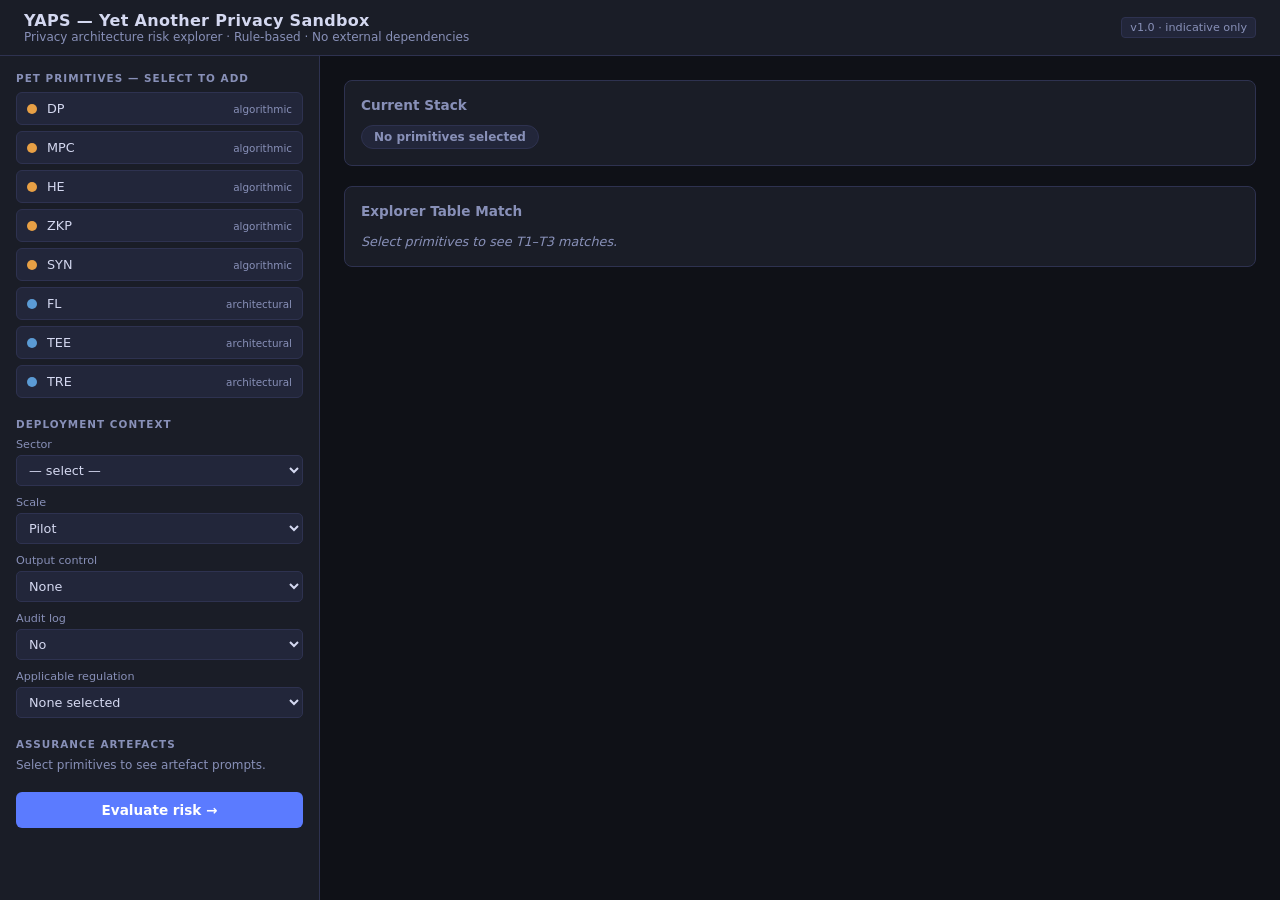
<file: yaps/frontend/index.html>
<!DOCTYPE html>
<html lang="en">
<head>
<meta charset="UTF-8">
<meta name="viewport" content="width=device-width, initial-scale=1.0">
<title>YAPS — Yet Another Privacy Sandbox</title>
<style>
  *, *::before, *::after { box-sizing: border-box; margin: 0; padding: 0; }

  :root {
    --bg: #0f1117;
    --surface: #1a1d27;
    --surface2: #22263a;
    --border: #2e3250;
    --accent: #5b7bff;
    --accent-dim: #3a51b8;
    --text: #d4d8f0;
    --text-dim: #8890b8;
    --red: #e05c5c;
    --amber: #e8a045;
    --green: #4caf7d;
    --info: #5b9bd5;
    --font: "Inter", "Segoe UI", system-ui, sans-serif;
    --mono: "JetBrains Mono", "Fira Code", "Cascadia Code", monospace;
  }

  body {
    font-family: var(--font);
    background: var(--bg);
    color: var(--text);
    min-height: 100vh;
    display: grid;
    grid-template-columns: 320px 1fr;
    grid-template-rows: 56px 1fr;
    grid-template-areas: "header header" "panel main";
  }

  /* ── Header ── */
  header {
    grid-area: header;
    background: var(--surface);
    border-bottom: 1px solid var(--border);
    display: flex;
    align-items: center;
    padding: 0 24px;
    gap: 16px;
  }
  header h1 { font-size: 1rem; font-weight: 600; letter-spacing: 0.02em; }
  header .subtitle { font-size: 0.75rem; color: var(--text-dim); }
  header .badge {
    margin-left: auto;
    font-size: 0.7rem;
    padding: 3px 8px;
    border-radius: 4px;
    background: var(--surface2);
    color: var(--text-dim);
    border: 1px solid var(--border);
  }

  /* ── Left panel ── */
  #panel {
    grid-area: panel;
    background: var(--surface);
    border-right: 1px solid var(--border);
    overflow-y: auto;
    padding: 16px;
    display: flex;
    flex-direction: column;
    gap: 20px;
  }

  .section-label {
    font-size: 0.65rem;
    font-weight: 700;
    letter-spacing: 0.1em;
    text-transform: uppercase;
    color: var(--text-dim);
    margin-bottom: 8px;
  }

  /* ── Building blocks ── */
  .block-grid { display: flex; flex-direction: column; gap: 6px; }
  .block {
    display: flex;
    align-items: center;
    gap: 10px;
    padding: 8px 10px;
    border-radius: 6px;
    border: 1px solid var(--border);
    background: var(--surface2);
    cursor: pointer;
    user-select: none;
    transition: border-color 0.15s, background 0.15s;
  }
  .block:hover { border-color: var(--accent-dim); background: #1e2235; }
  .block.active { border-color: var(--accent); background: #1a2040; }
  .block .dot {
    width: 10px; height: 10px; border-radius: 50%; flex-shrink: 0;
  }
  .block .name { font-size: 0.8rem; font-weight: 500; }
  .block .family { font-size: 0.65rem; color: var(--text-dim); margin-left: auto; }

  .dot-algo { background: #e8a045; }
  .dot-arch { background: #5b9bd5; }

  /* ── Context selects ── */
  .field-group { display: flex; flex-direction: column; gap: 10px; }
  .field { display: flex; flex-direction: column; gap: 4px; }
  .field label { font-size: 0.7rem; color: var(--text-dim); }
  .field select, .field input[type=text] {
    background: var(--surface2);
    border: 1px solid var(--border);
    color: var(--text);
    font-size: 0.8rem;
    padding: 6px 8px;
    border-radius: 5px;
    font-family: var(--font);
    outline: none;
    transition: border-color 0.15s;
  }
  .field select:focus, .field input[type=text]:focus { border-color: var(--accent); }

  /* ── Run button ── */
  #runBtn {
    width: 100%;
    padding: 10px;
    background: var(--accent);
    color: #fff;
    border: none;
    border-radius: 6px;
    font-size: 0.85rem;
    font-weight: 600;
    cursor: pointer;
    font-family: var(--font);
    transition: background 0.15s;
  }
  #runBtn:hover { background: var(--accent-dim); }
  #runBtn:disabled { opacity: 0.4; cursor: default; }

  /* ── Main area ── */
  #main {
    grid-area: main;
    overflow-y: auto;
    padding: 24px;
    display: flex;
    flex-direction: column;
    gap: 20px;
  }

  /* ── Stack summary ── */
  #stackSummary {
    background: var(--surface);
    border: 1px solid var(--border);
    border-radius: 8px;
    padding: 16px;
  }
  #stackSummary h2 { font-size: 0.85rem; margin-bottom: 12px; color: var(--text-dim); }
  .stack-pills { display: flex; flex-wrap: wrap; gap: 8px; }
  .pill {
    padding: 4px 12px;
    border-radius: 20px;
    font-size: 0.75rem;
    font-weight: 600;
    border: 1px solid;
  }
  .pill-algo { background: #3a2800; border-color: #e8a045; color: #e8a045; }
  .pill-arch { background: #0d2235; border-color: #5b9bd5; color: #5b9bd5; }
  .pill-none { background: var(--surface2); border-color: var(--border); color: var(--text-dim); }

  /* ── Explorer match ── */
  #explorerMatch {
    background: var(--surface);
    border: 1px solid var(--border);
    border-radius: 8px;
    padding: 16px;
  }
  #explorerMatch h2 { font-size: 0.85rem; margin-bottom: 12px; color: var(--text-dim); }
  .match-badge {
    display: inline-block;
    padding: 4px 10px;
    border-radius: 4px;
    font-size: 0.75rem;
    font-weight: 600;
    font-family: var(--mono);
    background: #1a2040;
    border: 1px solid var(--accent);
    color: var(--accent);
    margin-right: 6px;
    margin-bottom: 4px;
  }
  .match-text { font-size: 0.8rem; color: var(--text-dim); margin-top: 8px; line-height: 1.5; }

  /* ── Rating banner ── */
  #ratingBanner {
    border-radius: 8px;
    padding: 16px 20px;
    border: 1px solid;
    display: none;
  }
  #ratingBanner.rating-green { background: #0a1f14; border-color: var(--green); }
  #ratingBanner.rating-amber { background: #1f1400; border-color: var(--amber); }
  #ratingBanner.rating-red   { background: #1f0a0a; border-color: var(--red); }
  .rating-label { font-size: 1.2rem; font-weight: 700; }
  .rating-sub { font-size: 0.8rem; color: var(--text-dim); margin-top: 4px; }

  /* ── Findings ── */
  #findings { display: flex; flex-direction: column; gap: 12px; }
  .finding-card {
    border-radius: 8px;
    border: 1px solid;
    padding: 14px 16px;
  }
  .finding-card.sev-red   { border-color: var(--red);   background: #1a0a0a; }
  .finding-card.sev-amber { border-color: var(--amber); background: #1a1000; }
  .finding-card.sev-green { border-color: var(--green); background: #0a1a10; }
  .finding-card.sev-info  { border-color: var(--info);  background: #0a0f1a; }
  .finding-header {
    display: flex;
    align-items: center;
    gap: 8px;
    margin-bottom: 8px;
  }
  .sev-badge {
    font-size: 0.65rem;
    font-weight: 700;
    padding: 2px 7px;
    border-radius: 3px;
    font-family: var(--mono);
  }
  .sev-badge.red   { background: var(--red);   color: #fff; }
  .sev-badge.amber { background: var(--amber); color: #000; }
  .sev-badge.green { background: var(--green); color: #fff; }
  .sev-badge.info  { background: var(--info);  color: #fff; }
  .finding-id { font-family: var(--mono); font-size: 0.7rem; color: var(--text-dim); }
  .finding-name { font-size: 0.8rem; font-weight: 600; }
  .finding-text { font-size: 0.78rem; color: var(--text-dim); line-height: 1.6; }
  .finding-refs { margin-top: 8px; }
  .finding-refs span { font-size: 0.68rem; color: var(--text-dim); font-style: italic; }

  /* ── Artefact checklist ── */
  #artefactSection {
    background: var(--surface);
    border: 1px solid var(--border);
    border-radius: 8px;
    padding: 16px;
  }
  #artefactSection h2 { font-size: 0.85rem; margin-bottom: 12px; color: var(--text-dim); }
  .artefact-list { display: flex; flex-direction: column; gap: 6px; }
  .artefact-row {
    display: flex;
    align-items: flex-start;
    gap: 8px;
    font-size: 0.78rem;
    padding: 6px 0;
    border-bottom: 1px solid var(--border);
  }
  .artefact-row:last-child { border-bottom: none; }
  .artefact-icon { flex-shrink: 0; font-size: 0.9rem; margin-top: 1px; }

  /* ── Governance + Regulatory ── */
  .info-grid {
    display: grid;
    grid-template-columns: 1fr 1fr;
    gap: 16px;
  }
  .info-box {
    background: var(--surface);
    border: 1px solid var(--border);
    border-radius: 8px;
    padding: 16px;
  }
  .info-box h2 { font-size: 0.85rem; margin-bottom: 12px; color: var(--text-dim); }
  .info-row { display: flex; justify-content: space-between; font-size: 0.78rem; padding: 4px 0; border-bottom: 1px solid var(--border); }
  .info-row:last-child { border-bottom: none; }
  .info-key { color: var(--text-dim); }
  .info-val { color: var(--text); font-weight: 500; font-family: var(--mono); font-size: 0.72rem; }

  /* ── Export ── */
  #exportBtn {
    align-self: flex-start;
    padding: 8px 16px;
    background: var(--surface2);
    color: var(--text);
    border: 1px solid var(--border);
    border-radius: 6px;
    font-size: 0.8rem;
    cursor: pointer;
    font-family: var(--font);
    transition: border-color 0.15s;
  }
  #exportBtn:hover { border-color: var(--accent); }

  /* ── Empty states ── */
  .empty-state {
    color: var(--text-dim);
    font-size: 0.8rem;
    font-style: italic;
    padding: 8px 0;
  }

  /* ── Responsive ── */
  @media (max-width: 700px) {
    body { grid-template-columns: 1fr; grid-template-areas: "header" "panel" "main"; }
    .info-grid { grid-template-columns: 1fr; }
    #panel { max-height: 50vh; }
  }
</style>
</head>
<body>

<header>
  <div>
    <h1>YAPS — Yet Another Privacy Sandbox</h1>
    <div class="subtitle">Privacy architecture risk explorer · Rule-based · No external dependencies</div>
  </div>
  <div class="badge">v1.0 · indicative only</div>
</header>

<aside id="panel">

  <div>
    <div class="section-label">PET Primitives — select to add</div>
    <div class="block-grid" id="blockGrid"></div>
  </div>

  <div>
    <div class="section-label">Deployment Context</div>
    <div class="field-group">
      <div class="field">
        <label for="sectorSel">Sector</label>
        <select id="sectorSel">
          <option value="">— select —</option>
          <option value="public_sector">Public sector / official statistics</option>
          <option value="healthcare">Healthcare / biomedical research</option>
          <option value="finance">Finance / fraud / inter-organisational</option>
          <option value="technology">Technology platforms / consumer AI</option>
          <option value="web3">Web3 / verifiable infrastructure</option>
        </select>
      </div>
      <div class="field">
        <label for="scaleSel">Scale</label>
        <select id="scaleSel">
          <option value="pilot">Pilot</option>
          <option value="limited-production">Limited production</option>
          <option value="production">Production</option>
          <option value="platform-scale">Platform scale</option>
        </select>
      </div>
      <div class="field">
        <label for="outputCtrl">Output control</label>
        <select id="outputCtrl">
          <option value="none">None</option>
          <option value="planned">Planned</option>
          <option value="automated-statistical">Automated statistical</option>
          <option value="human-review">Human review</option>
          <option value="both">Both</option>
        </select>
      </div>
      <div class="field">
        <label for="auditLog">Audit log</label>
        <select id="auditLog">
          <option value="false">No</option>
          <option value="true">Yes</option>
        </select>
      </div>
      <div class="field">
        <label for="regulationSel">Applicable regulation</label>
        <select id="regulationSel">
          <option value="">None selected</option>
          <option value="UK GDPR">UK GDPR</option>
          <option value="EU GDPR">EU GDPR</option>
          <option value="HIPAA">HIPAA (US healthcare)</option>
          <option value="CCPA">CCPA (California)</option>
        </select>
      </div>
    </div>
  </div>

  <div>
    <div class="section-label">Assurance Artefacts</div>
    <div id="artefactChecks" class="field-group" style="font-size:0.75rem; color: var(--text-dim);">
      Select primitives to see artefact prompts.
    </div>
  </div>

  <button id="runBtn">Evaluate risk →</button>

</aside>

<main id="main">

  <div id="stackSummary">
    <h2>Current Stack</h2>
    <div class="stack-pills" id="stackPills">
      <span class="pill pill-none">No primitives selected</span>
    </div>
  </div>

  <div id="explorerMatch">
    <h2>Explorer Table Match</h2>
    <div id="matchContent"><span class="empty-state">Select primitives to see T1–T3 matches.</span></div>
  </div>

  <div id="ratingBanner"></div>

  <div id="findings"></div>

  <div id="artefactSection" style="display:none">
    <h2>Artefact Checklist</h2>
    <div class="artefact-list" id="artefactList"></div>
  </div>

  <div class="info-grid" id="infoGrid" style="display:none">
    <div class="info-box" id="govBox">
      <h2>Governance Summary</h2>
      <div id="govRows"></div>
    </div>
    <div class="info-box" id="regBox">
      <h2>Regulatory Pointers</h2>
      <div id="regRows"></div>
    </div>
  </div>

  <button id="exportBtn" style="display:none">Export card JSON ↓</button>

</main>

<script>
// ─── Data ───────────────────────────────────────────────────────────────────

const PRIMITIVES = [
  { id:"DP",  name:"Differential Privacy",          family:"algorithmic" },
  { id:"MPC", name:"Secure Multi-Party Computation", family:"algorithmic" },
  { id:"HE",  name:"Homomorphic Encryption",         family:"algorithmic" },
  { id:"ZKP", name:"Zero-Knowledge Proofs",          family:"algorithmic" },
  { id:"SYN", name:"Synthetic Data",                 family:"algorithmic" },
  { id:"FL",  name:"Federated Learning",             family:"architectural" },
  { id:"TEE", name:"Trusted Execution Environment",  family:"architectural" },
  { id:"TRE", name:"Trusted Research Environment",   family:"architectural" },
];

const PAIRINGS = [
  { id:"P-01", pets:["FL","DP"],  label:"FL + DP", desc:"Distributed training with formal leakage bounds on model updates" },
  { id:"P-02", pets:["FL","MPC"], label:"FL + MPC", desc:"Secure aggregation — coordinator sees only the sum of updates" },
  { id:"P-03", pets:["FL","TEE"], label:"FL + TEE", desc:"Local data retention + hardware isolation of aggregation" },
  { id:"P-04", pets:["TEE","DP"], label:"TEE + DP", desc:"In-use confidentiality + formal output disclosure bound" },
  { id:"P-05", pets:["TEE","MPC"],label:"TEE + MPC", desc:"Hardware isolation of MPC protocol execution" },
  { id:"P-06", pets:["TEE","ZKP"],label:"TEE + ZKP", desc:"Verifiable execution with hardware-enforced prover isolation" },
  { id:"P-07", pets:["TRE","DP"], label:"TRE + DP", desc:"Formal output control within a governed access environment" },
  { id:"P-08", pets:["SYN","DP"], label:"SYN + DP", desc:"DP-bounded synthetic data generation and release" },
];

const STACKS = [
  { id:"S-01", pets:["FL","TEE","DP"],  label:"FL + TEE + DP", desc:"Defence-in-depth for federated analytics (NVIDIA FLARE/NHS)" },
  { id:"S-02", pets:["TRE","TEE","DP"], label:"TRE + TEE + DP", desc:"Layered public sector assurance (ONS SRS / ADR UK)" },
  { id:"S-03", pets:["FL","MPC","DP"],  label:"FL + MPC + DP", desc:"Secure distributed training with coordinator-blind aggregation" },
  { id:"S-04", pets:["TEE","SYN","DP"], label:"TEE + SYN + DP", desc:"Attested DP-trained synthetic data generation" },
];

const ARTEFACTS_BY_PRIMITIVE = {
  DP:  ["Privacy accountant (epsilon, delta, composition)", "Parameter manifest (noise mechanism, clipping norm, sensitivity)", "Release log"],
  MPC: ["Protocol specification", "Adversary model declaration", "Implementation audit", "Communication benchmark"],
  HE:  ["Parameter set and security level", "Precision/approximation bounds", "Benchmark suite"],
  ZKP: ["Circuit definition and verification keys", "Setup transcript (or transparent-setup declaration)", "Circuit audit (under-constraint check)"],
  SYN: ["Disclosure-risk evaluation (membership inference, linkage)", "Utility benchmark", "Attack-based audit (e.g. TAPAS)"],
  FL:  ["Training protocol specification", "Aggregation rules", "Convergence and robustness reports", "Audit logs"],
  TEE: ["Attestation report and enclave measurement", "Dependency manifest", "Side-channel mitigation declaration", "Key management audit"],
  TRE: ["Access audit logs and accreditation records", "Output checking workflow and clearance decisions", "Safe outputs policy"],
};

const REG_POINTERS = {
  "UK GDPR":  ["NIST SP 800-226 (DP evaluation)", "ICO PETs Guidance 2023", "ICO Anonymisation Code 2022", "Art. 25 — data protection by design", "Art. 35 — DPIA required"],
  "EU GDPR":  ["NIST SP 800-226 (DP evaluation)", "EDPB PETs recommendations", "Art. 25 — data protection by design", "Art. 35 — DPIA required"],
  "HIPAA":    ["HIPAA Safe Harbor de-identification", "Expert Determination method", "NIST SP 800-226 (DP evaluation)", "HHS Guidance on de-identification"],
  "CCPA":     ["California AG enforcement guidance", "NIST Privacy Framework 1.0"],
  "":         ["NIST Privacy Framework 1.0", "OECD PETs Report 2023", "ISO/IEC 20889:2018"],
};

const RULES = [
  {
    id:"IFACE-001", name:"FL update leakage — no output protection",
    severity:"AMBER",
    test: c => hasPrim(c,"FL") && !hasPrim(c,"DP") && !hasPrim(c,"MPC"),
    finding:"FL is present but neither DP nor MPC are in the stack. The coordinator may observe individual update information. Consider P-01 (FL+DP), P-02 (FL+MPC), or S-03 (FL+MPC+DP).",
    refs:["Zhu et al. (2019) — Deep Leakage from Gradients"]
  },
  {
    id:"IFACE-002", name:"TEE output — no formal disclosure bound",
    severity:"AMBER",
    test: c => hasPrim(c,"TEE") && !hasPrim(c,"DP") && !hasPrim(c,"ZKP"),
    finding:"TEE is present but no formal output disclosure control (DP or ZKP). TEE protects intermediate state only — outputs may still reveal individual records. Consider P-04 (TEE+DP) or P-06 (TEE+ZKP).",
    refs:["Explorer T2 — P-04, P-06"]
  },
  {
    id:"IFACE-003", name:"SYN — no formal privacy guarantee",
    severity:"RED",
    test: c => hasPrim(c,"SYN") && !hasPrim(c,"DP"),
    finding:"SYN is present without DP coupling. Synthetic data alone does not guarantee privacy (Stadler et al. 2022). Add DP coupling (P-08) or document a completed membership inference audit.",
    refs:["Stadler et al. (2022) — Synthetic data anonymisation groundhog day","Houssiau et al. (2022) — TAPAS"]
  },
  {
    id:"COMP-001", name:"DP accounting — composition not documented",
    severity:"RED",
    test: c => hasPrim(c,"DP"),
    finding:"DP is present. Ensure a privacy accountant tracking composition across queries/rounds is recorded as a required artefact. Naive composition inflates total epsilon.",
    refs:["Kairouz et al. (2015) — composition theorem","NIST SP 800-226 (Draft)"]
  },
  {
    id:"COMP-002", name:"FL + DP without secure aggregation",
    severity:"AMBER",
    test: c => hasPrim(c,"FL") && hasPrim(c,"DP") && !hasPrim(c,"MPC"),
    finding:"FL + DP without MPC secure aggregation. If the coordinator is untrusted, individual DP-noised updates are visible before summation. Consider S-03 (FL+MPC+DP) if coordinator trust is limited.",
    refs:["Bonawitz et al. (2017)","Explorer T3 — S-03"]
  },
  {
    id:"ASSUR-001", name:"TEE — attestation report needed",
    severity:"RED",
    test: c => hasPrim(c,"TEE"),
    finding:"TEE is present. Ensure an attestation report artefact is documented. Attestation is the primary assurance mechanism for hardware isolation — without it the claim is unverified.",
    refs:["Costan & Devadas (2016) — Intel SGX explained"]
  },
  {
    id:"ASSUR-002", name:"SYN — disclosure risk evaluation needed",
    severity:"RED",
    test: c => hasPrim(c,"SYN"),
    finding:"SYN is present. A disclosure-risk evaluation (membership inference, linkage tests) is required for any synthetic data privacy claim. Document this as a required artefact.",
    refs:["ICO Anonymisation Code of Practice (2022)","Explorer T1 — SYN core artefacts"]
  },
  {
    id:"GOV-001", name:"No audit log declared",
    severity:"AMBER",
    test: c => !c.auditLog && c.scale !== "pilot",
    finding:"No audit log declared for this non-pilot deployment. Access decisions and output releases should be logged. Enable the audit log control.",
    refs:["NIST Privacy Framework 1.0 — GOVERN function"]
  },
  {
    id:"GOV-002", name:"TRE — no output checking mechanism",
    severity:"RED",
    test: c => hasPrim(c,"TRE") && c.outputControl === "none",
    finding:"TRE is present but output control is set to none. Output checking (human, automated, or both) is a core TRE assurance mechanism. This is a RED finding.",
    refs:["ONS Safe Outputs guidance (2024)","Five Safes Framework"]
  },
  {
    id:"SECTOR-001", name:"Healthcare — TRE governance or utility evidence expected",
    severity:"AMBER",
    test: c => c.sector === "healthcare" && !hasPrim(c,"TRE"),
    finding:"Healthcare deployment without TRE governance layer. Clinical deployments typically require institutional approval processes and domain-specific utility evidence alongside technical PET artefacts.",
    refs:["Explorer T4 — healthcare sector"]
  },
  {
    id:"SECTOR-002", name:"Public sector — TRE governance expected",
    severity:"AMBER",
    test: c => c.sector === "public_sector" && !hasPrim(c,"TRE"),
    finding:"Public sector deployment without TRE governance. Formal output control and access audit mechanisms are expected assurance requirements in this sector.",
    refs:["Explorer T4 — public sector","ONS (2024)"]
  },
  {
    id:"REG-001", name:"NIST SP 800-226 alignment (DP deployments)",
    severity:"GREEN",
    test: c => hasPrim(c,"DP"),
    finding:"DP is present. Document alignment with NIST SP 800-226 (Draft) — the primary US/international reference for DP parameter governance and legal sufficiency.",
    refs:["NIST SP 800-226 — Guidelines for Evaluating Differential Privacy Guarantees (Draft 2023)"]
  },
  {
    id:"REG-002", name:"ICO PETs guidance (UK deployments)",
    severity:"GREEN",
    test: c => c.regulation === "UK GDPR",
    finding:"UK GDPR applies. Document alignment with ICO PETs Guidance (2023) and ICO Anonymisation Code (2022).",
    refs:["ICO PETs Guidance (2023)","ICO Anonymisation Code of Practice (2022)"]
  },
  {
    id:"REG-003", name:"GDPR Art. 25 — data protection by design",
    severity:"INFO",
    test: c => c.regulation === "UK GDPR" || c.regulation === "EU GDPR",
    finding:"This Privacy Card can serve as an Art. 25 technical documentation artefact. Ensure it is referenced in the DPIA and data protection register.",
    refs:["GDPR Art. 25","EDPB Guidelines 4/2019"]
  },
];

// ─── State ──────────────────────────────────────────────────────────────────

let selected = new Set();
let lastReport = null;

function hasPrim(ctx, id) { return ctx.prims.includes(id); }

function getContext() {
  return {
    prims: [...selected],
    sector: document.getElementById("sectorSel").value,
    scale: document.getElementById("scaleSel").value,
    outputControl: document.getElementById("outputCtrl").value,
    auditLog: document.getElementById("auditLog").value === "true",
    regulation: document.getElementById("regulationSel").value,
  };
}

// ─── UI setup ────────────────────────────────────────────────────────────────

const blockGrid = document.getElementById("blockGrid");

PRIMITIVES.forEach(p => {
  const el = document.createElement("div");
  el.className = "block";
  el.dataset.id = p.id;
  el.innerHTML = `
    <div class="dot dot-${p.family === "algorithmic" ? "algo" : "arch"}"></div>
    <div>
      <div class="name">${p.id}</div>
    </div>
    <div class="family">${p.family}</div>
  `;
  el.title = p.name;
  el.addEventListener("click", () => {
    if (selected.has(p.id)) { selected.delete(p.id); el.classList.remove("active"); }
    else { selected.add(p.id); el.classList.add("active"); }
    updateStackSummary();
    updateArtefactPrompts();
    updateExplorerMatch();
  });
  blockGrid.appendChild(el);
});

// ─── Stack summary ───────────────────────────────────────────────────────────

function updateStackSummary() {
  const pills = document.getElementById("stackPills");
  if (selected.size === 0) {
    pills.innerHTML = '<span class="pill pill-none">No primitives selected</span>';
    return;
  }
  pills.innerHTML = [...selected].map(id => {
    const p = PRIMITIVES.find(x => x.id === id);
    const cls = p.family === "algorithmic" ? "pill-algo" : "pill-arch";
    return `<span class="pill ${cls}" title="${p.name}">${id}</span>`;
  }).join("");
}

// ─── Explorer match ──────────────────────────────────────────────────────────

function updateExplorerMatch() {
  const el = document.getElementById("matchContent");
  if (selected.size === 0) { el.innerHTML = '<span class="empty-state">Select primitives to see T1–T3 matches.</span>'; return; }

  const matchedPairs = PAIRINGS.filter(p => p.pets.every(id => selected.has(id)));
  const matchedStacks = STACKS.filter(s => s.pets.every(id => selected.has(id)));

  let html = "";
  if (matchedStacks.length) {
    html += '<div style="margin-bottom:8px"><span style="font-size:0.7rem;color:var(--text-dim)">T3 Stack matches:</span><br>';
    matchedStacks.forEach(s => { html += `<span class="match-badge">${s.id}</span>`; });
    matchedStacks.forEach(s => { html += `<div class="match-text">${s.id}: ${s.desc}</div>`; });
    html += "</div>";
  }
  if (matchedPairs.length) {
    html += '<div><span style="font-size:0.7rem;color:var(--text-dim)">T2 Pairing matches:</span><br>';
    matchedPairs.forEach(p => { html += `<span class="match-badge">${p.id}</span>`; });
    matchedPairs.forEach(p => { html += `<div class="match-text">${p.id}: ${p.desc}</div>`; });
    html += "</div>";
  }
  if (!matchedPairs.length && !matchedStacks.length) {
    html = '<span class="match-text">No direct T2/T3 match — this combination is not in the explorer tables. Check T1 entries for individual primitive maturity.</span>';
  }
  el.innerHTML = html;
}

// ─── Artefact prompts ────────────────────────────────────────────────────────

function updateArtefactPrompts() {
  const el = document.getElementById("artefactChecks");
  if (selected.size === 0) {
    el.innerHTML = '<span style="color:var(--text-dim);font-size:0.75rem">Select primitives to see artefact prompts.</span>';
    return;
  }
  const all = [...selected].flatMap(id => (ARTEFACTS_BY_PRIMITIVE[id] || []).map(a => ({ id, a })));
  el.innerHTML = all.map(({ id, a }) => `
    <div style="display:flex;align-items:flex-start;gap:6px;padding:3px 0">
      <span style="color:var(--accent);font-size:0.7rem;flex-shrink:0">${id}</span>
      <span style="font-size:0.72rem;color:var(--text-dim);line-height:1.4">${a}</span>
    </div>`).join("");
}

// ─── Evaluate ────────────────────────────────────────────────────────────────

document.getElementById("runBtn").addEventListener("click", runEvaluation);

function runEvaluation() {
  const ctx = getContext();
  const triggered = RULES.filter(r => r.test(ctx));

  const sevOrder = { RED:3, AMBER:2, GREEN:1, INFO:0 };
  const worst = triggered.reduce((w, r) => Math.max(w, sevOrder[r.severity] || 0), 0);
  const overallRating = worst >= 3 ? "RED" : worst >= 2 ? "AMBER" : worst >= 1 ? "GREEN" : "GREEN";

  // Banner
  const banner = document.getElementById("ratingBanner");
  const emoji = { RED:"🔴", AMBER:"🟡", GREEN:"🟢" }[overallRating];
  const subtitle = {
    RED: `${triggered.filter(r=>r.severity==="RED").length} RED finding(s) — high-priority gaps requiring attention`,
    AMBER: `${triggered.filter(r=>r.severity==="AMBER").length} AMBER finding(s) — notable gaps; no RED findings`,
    GREEN: triggered.length > 0 ? `${triggered.filter(r=>r.severity==="GREEN").length} GREEN/INFO finding(s) — no critical gaps` : "No findings — all evaluated rules passed",
  }[overallRating];
  banner.className = `rating-${overallRating.toLowerCase()}`;
  banner.innerHTML = `<div class="rating-label">${emoji} ${overallRating}</div><div class="rating-sub">${subtitle}</div>`;
  banner.style.display = "block";

  // Findings
  const findingsEl = document.getElementById("findings");
  if (triggered.length === 0) {
    findingsEl.innerHTML = '<div class="empty-state">No rule findings for this configuration.</div>';
  } else {
    const order = ["RED","AMBER","GREEN","INFO"];
    const sorted = [...triggered].sort((a,b) => order.indexOf(a.severity) - order.indexOf(b.severity));
    findingsEl.innerHTML = sorted.map(r => {
      const sev = r.severity.toLowerCase();
      return `<div class="finding-card sev-${sev}">
        <div class="finding-header">
          <span class="sev-badge ${sev}">${r.severity}</span>
          <span class="finding-id">${r.id}</span>
          <span class="finding-name">${r.name}</span>
        </div>
        <div class="finding-text">${r.finding}</div>
        ${r.refs && r.refs.length ? `<div class="finding-refs"><span>Refs: ${r.refs.join(" · ")}</span></div>` : ""}
      </div>`;
    }).join("");
  }

  // Artefact checklist
  const artefactSection = document.getElementById("artefactSection");
  const artefactList = document.getElementById("artefactList");
  if (selected.size > 0) {
    const all = [...selected].flatMap(id => (ARTEFACTS_BY_PRIMITIVE[id] || []).map(a => ({ id, a })));
    artefactList.innerHTML = all.map(({ id, a }) => `
      <div class="artefact-row">
        <span class="artefact-icon">☐</span>
        <div>
          <span style="font-size:0.68rem;color:var(--accent);font-family:var(--mono)">${id}</span>
          <span style="margin-left:6px">${a}</span>
        </div>
      </div>`).join("");
    artefactSection.style.display = "block";
  } else {
    artefactSection.style.display = "none";
  }

  // Governance + regulatory
  const infoGrid = document.getElementById("infoGrid");
  infoGrid.style.display = "grid";

  const govRows = document.getElementById("govRows");
  govRows.innerHTML = [
    ["Sector", ctx.sector || "—"],
    ["Scale", ctx.scale],
    ["Output control", ctx.outputControl],
    ["Audit log", ctx.auditLog ? "Yes" : "No"],
  ].map(([k,v]) => `<div class="info-row"><span class="info-key">${k}</span><span class="info-val">${v}</span></div>`).join("");

  const regRows = document.getElementById("regRows");
  const pointers = REG_POINTERS[ctx.regulation] || REG_POINTERS[""];
  regRows.innerHTML = pointers.map(p => `<div class="artefact-row" style="padding:4px 0"><span style="font-size:0.75rem">${p}</span></div>`).join("");

  // Export button
  const exportBtn = document.getElementById("exportBtn");
  exportBtn.style.display = "inline-block";

  // Save report state
  lastReport = { ctx, triggered, overallRating };

  // Scroll to banner
  banner.scrollIntoView({ behavior:"smooth", block:"start" });
}

// ─── Export ──────────────────────────────────────────────────────────────────

document.getElementById("exportBtn").addEventListener("click", () => {
  if (!lastReport) return;
  const { ctx } = lastReport;
  const now = new Date().toISOString().slice(0,10);
  const card = {
    card_id: `CARD-sandbox-export-${now}`,
    schema_version: "1.0",
    title: "Sandbox export",
    description: "Generated by YAPS interactive sandbox",
    created: now,
    status: "draft",
    architecture_pattern: {},
    pet_components: [...ctx.prims].map(id => ({
      primitive_id: id,
      role: "— fill in",
      implementation_status: "planned"
    })),
    trust_model: { summary: "— fill in", threat_actors: [] },
    assurance_targets: {
      required_artefacts: [...ctx.prims].flatMap(id =>
        (ARTEFACTS_BY_PRIMITIVE[id]||[]).map(a => ({ artefact: a, status: "planned" }))
      ),
      current_maturity_stage: 1
    },
    governance_controls: {
      output_control: ctx.outputControl,
      audit_log: ctx.auditLog
    },
    deployment_context: {
      sector_ref: ctx.sector || "— fill in",
      scale: ctx.scale
    },
    regulatory_context: ctx.regulation ? {
      applicable_regulations: [{ regulation: ctx.regulation, jurisdiction: "—", alignment_status: "not-assessed" }]
    } : {}
  };

  // Explorer cross-references
  const matchedStack = STACKS.find(s => s.pets.every(id => ctx.prims.includes(id)) && ctx.prims.length === s.pets.length);
  const matchedPair = PAIRINGS.find(p => p.pets.every(id => ctx.prims.includes(id)) && ctx.prims.length === p.pets.length);
  if (matchedStack) card.architecture_pattern.stack_ref = matchedStack.id;
  else if (matchedPair) card.architecture_pattern.pairing_ref = matchedPair.id;

  const blob = new Blob([JSON.stringify(card, null, 2)], { type:"application/json" });
  const a = document.createElement("a");
  a.href = URL.createObjectURL(blob);
  a.download = `yaps_card_${now}.json`;
  a.click();
  URL.revokeObjectURL(a.href);
});

// ─── Initial render ──────────────────────────────────────────────────────────
updateStackSummary();
updateArtefactPrompts();
updateExplorerMatch();
</script>
</body>
</html>
</file>
